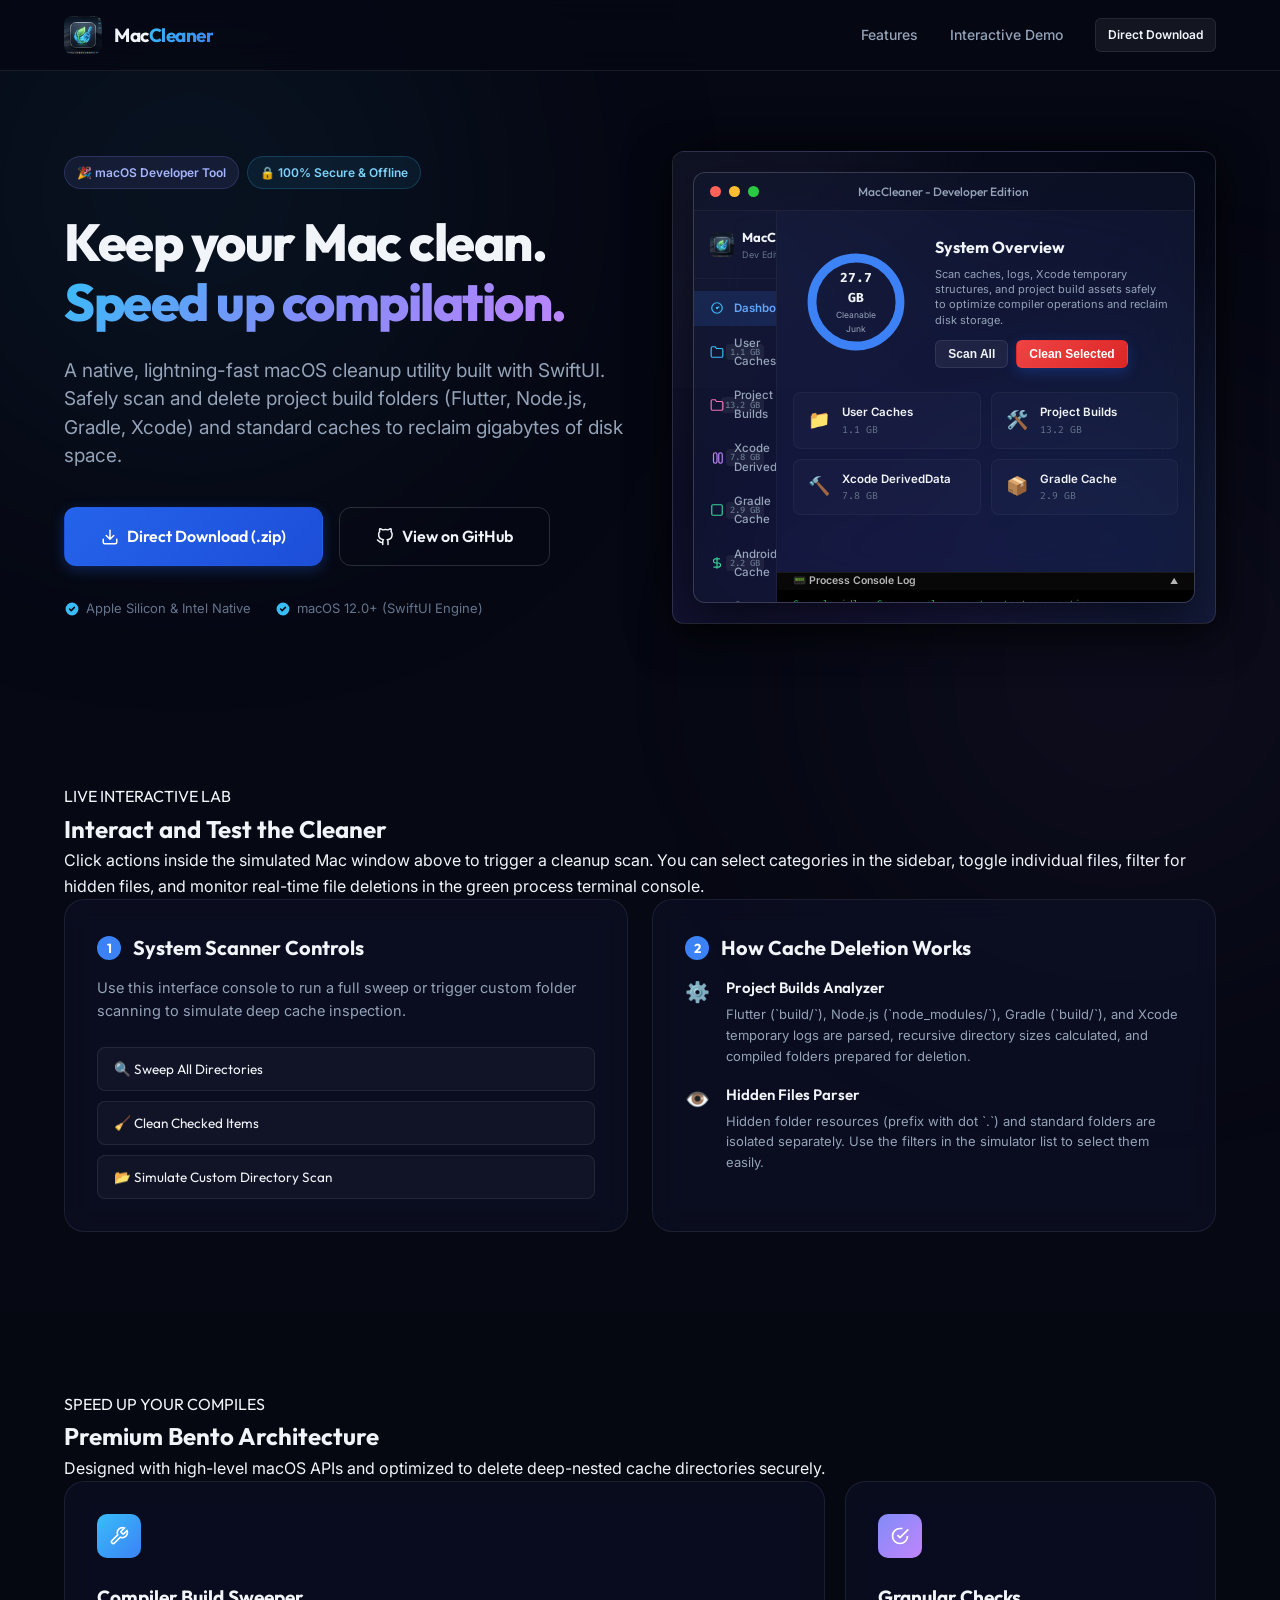
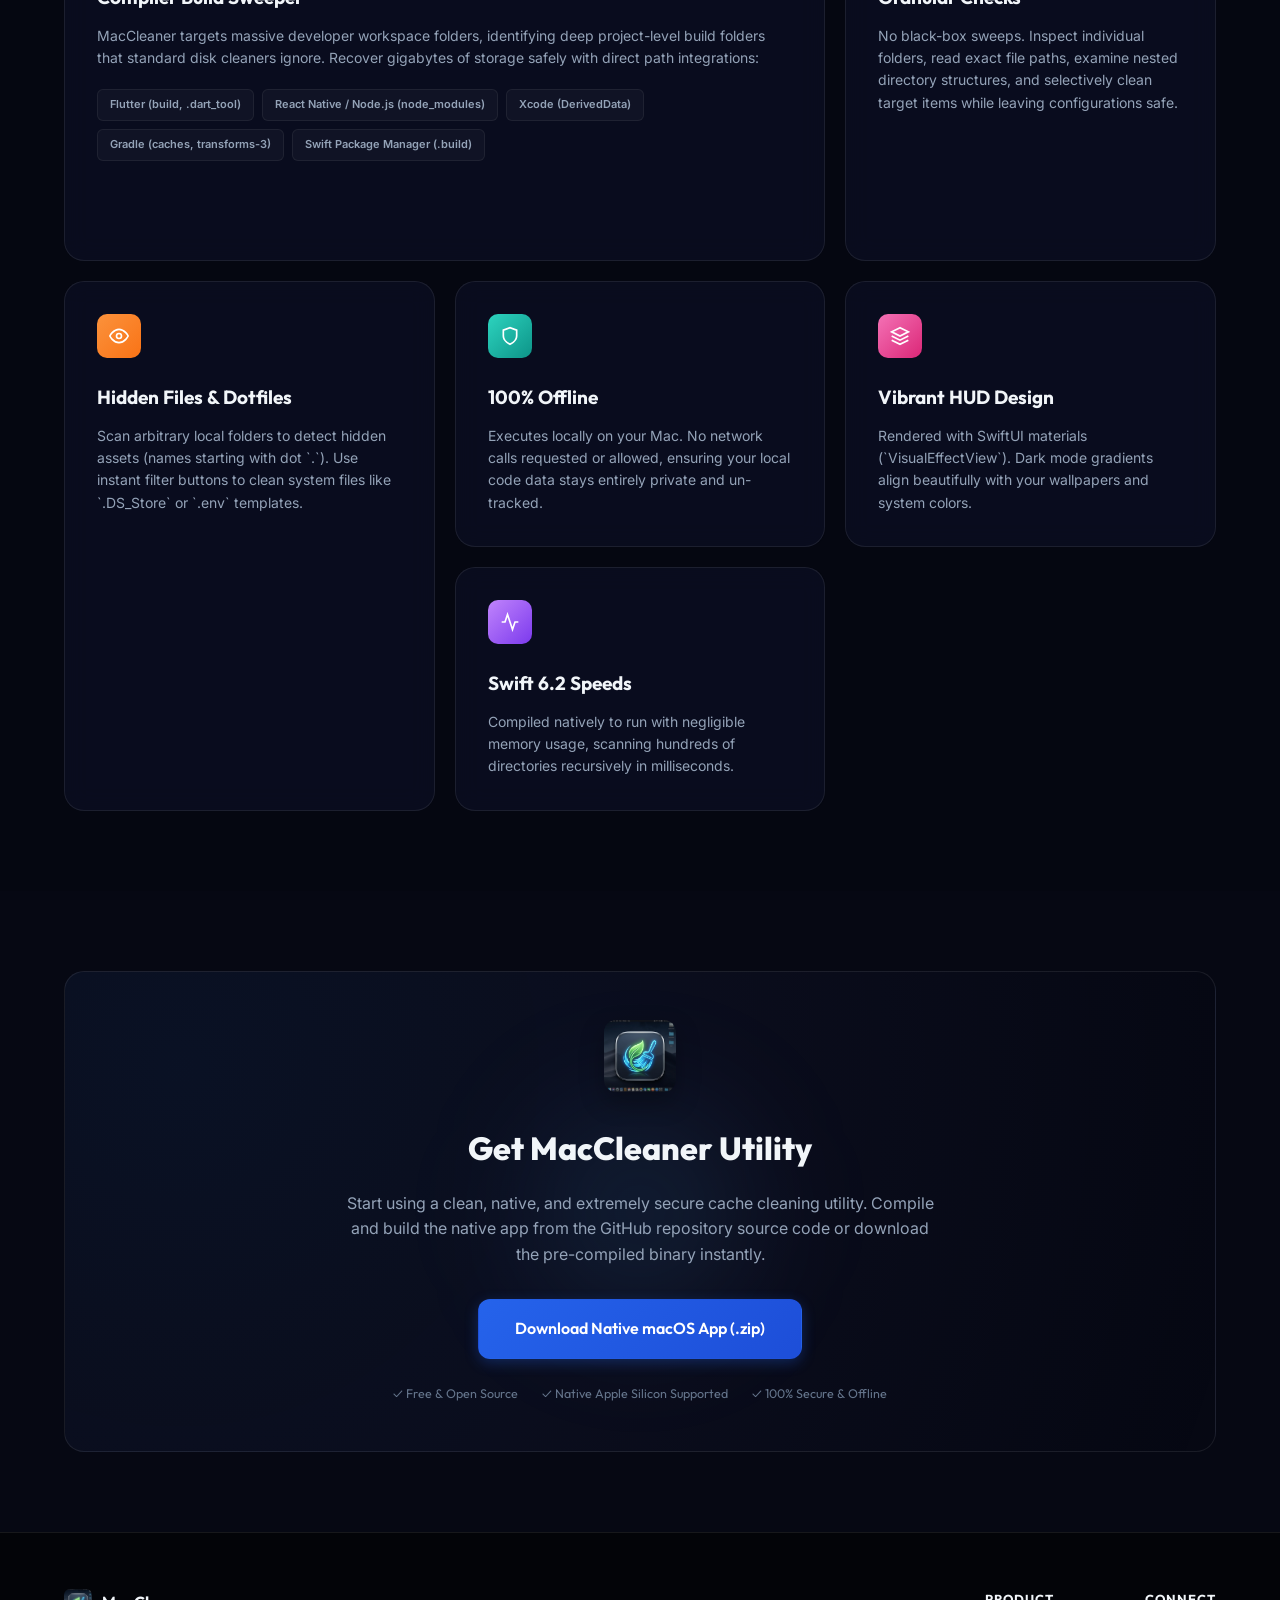
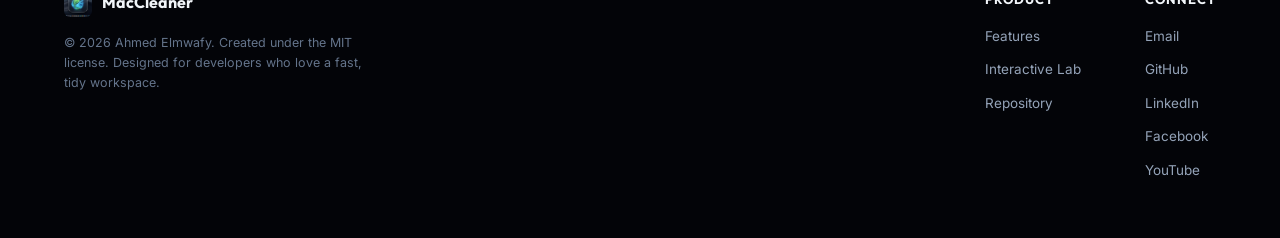
<file: docs/index.html>
<!DOCTYPE html>
<html lang="en">
<head>
    <meta charset="UTF-8">
    <meta name="viewport" content="width=device-width, initial-scale=1.0">
    <title>MacCleaner - Native macOS Cache, Log, and Developer Build Cleanup Utility</title>
    
    <!-- Primary SEO Meta Tags -->
    <meta name="description" content="A premium, native macOS desktop cleaner written in Swift and SwiftUI. Scan and delete Xcode DerivedData, Gradle Cache, Android Caches, and Flutter build folders securely.">
    <meta name="keywords" content="mac cleaner, macOS cache cleaner, gradle cache, android studio cache, xcode deriveddata, flutter clean tool, hidden files finder, swiftui utility, mac optimization">
    <meta name="author" content="Ahmed Elmwafy">
    <meta name="robots" content="index, follow">

    <!-- Open Graph / Facebook -->
    <meta property="og:type" content="website">
    <meta property="og:title" content="MacCleaner - Native macOS Developer Cleanup Utility">
    <meta property="og:description" content="Clear cache files, logs, Xcode DerivedData, and Gradle/Android/Flutter build files safely with a high-fidelity native macOS application.">
    <meta property="og:image" content="logo.png">

    <!-- Twitter -->
    <meta property="twitter:card" content="summary_large_image">
    <meta property="twitter:title" content="MacCleaner - Native macOS Developer Cleanup Utility">
    <meta property="twitter:description" content="Clear cache files, logs, Xcode DerivedData, and Gradle/Android/Flutter build files safely with a high-fidelity native macOS application.">
    <meta property="twitter:image" content="logo.png">

    <!-- Favicon and Touch Icon -->
    <link rel="icon" type="image/png" href="logo.png">
    <link rel="apple-touch-icon" href="logo.png">

    <!-- Structured Data (JSON-LD) -->
    <script type="application/ld+json">
    {
      "@context": "https://schema.org",
      "@type": "SoftwareApplication",
      "name": "MacCleaner",
      "operatingSystem": "macOS",
      "applicationCategory": "DeveloperApplication",
      "offers": {
        "@type": "Offer",
        "price": "0.00",
        "priceCurrency": "USD"
      },
      "description": "A high-fidelity Swift/SwiftUI application for scanning and cleaning macOS caches, logs, Xcode data, Gradle/Android caches, and project builds.",
      "downloadUrl": "https://ahmedelmwafy.github.io/mac_cleaner/MacCleaner.zip",
      "author": {
        "@type": "Person",
        "name": "Ahmed Elmwafy",
        "url": "https://github.com/ahmedelmwafy"
      }
    }
    </script>

    <!-- Google Fonts -->
    <link rel="preconnect" href="https://fonts.googleapis.com">
    <link rel="preconnect" href="https://fonts.gstatic.com" crossorigin>
    <link href="https://fonts.googleapis.com/css2?family=Inter:wght@300;400;500;600;700&family=Outfit:wght@400;500;600;700;800&family=Fira+Code:wght@400;500&display=swap" rel="stylesheet">
    <link rel="canonical" href="https://ahmedelmwafy.github.io/mac_cleaner/">
    <!-- Main Stylesheet -->
    <link rel="stylesheet" href="styles.css">
</head>
<body>
    <!-- Glow Backdrops for Modern UI Aesthetics -->
    <div class="glow-bg-primary" aria-hidden="true"></div>
    <div class="glow-bg-secondary" aria-hidden="true"></div>

    <!-- Navigation Header -->
    <header class="main-header">
        <div class="container header-container">
            <a href="#" class="logo-area">
                <img src="logo.png" alt="MacCleaner Logo" class="app-logo">
                <span class="app-title font-outfit">Mac<span class="gradient-text-blue">Cleaner</span></span>
            </a>
            <nav class="nav-links">
                <a href="#features" class="nav-link">Features</a>
                <a href="#simulator" class="nav-link">Interactive Demo</a>
                <a href="MacCleaner.zip" class="btn btn-secondary btn-small" download>Direct Download</a>
            </nav>
            <button class="mobile-nav-toggle" id="mobile-menu-btn" aria-label="Toggle menu">
                <span class="bar"></span>
                <span class="bar"></span>
                <span class="bar"></span>
            </button>
        </div>
    </header>

    <!-- Mobile Nav Overlay -->
    <div class="mobile-nav-overlay" id="mobile-overlay">
        <nav class="mobile-nav-links">
            <a href="#features" class="mobile-link">Features</a>
            <a href="#simulator" class="mobile-link">Interactive Demo</a>
            <a href="MacCleaner.zip" class="btn btn-primary btn-large" download>Download Now</a>
        </nav>
    </div>

    <!-- Hero Section -->
    <section class="hero-section">
        <div class="container hero-container">
            <div class="hero-content">
                <div class="badge-container">
                    <span class="badge gradient-badge">🎉 macOS Developer Tool</span>
                    <span class="badge offline-badge">🔒 100% Secure & Offline</span>
                </div>
                <h1 class="hero-title font-outfit">
                    Keep your Mac clean. <br>
                    <span class="gradient-text-vibrant">Speed up compilation.</span>
                </h1>
                <p class="hero-description">
                    A native, lightning-fast macOS cleanup utility built with SwiftUI. Safely scan and delete project build folders (Flutter, Node.js, Gradle, Xcode) and standard caches to reclaim gigabytes of disk space.
                </p>
                <div class="hero-actions">
                    <a href="MacCleaner.zip" class="btn btn-primary btn-large font-outfit" id="hero-btn-download" download>
                        <svg class="icon-svg" viewBox="0 0 24 24" fill="none" stroke="currentColor" stroke-width="2" stroke-linecap="round" stroke-linejoin="round"><path d="M21 15v4a2 2 0 0 1-2 2H5a2 2 0 0 1-2-2v-4M7 10l5 5 5-5M12 15V3"/></svg>
                        Direct Download (.zip)
                    </a>
                    <a href="https://github.com/ahmedelmwafy/mac_cleaner" target="_blank" class="btn btn-outline btn-large font-outfit">
                        <svg class="icon-svg" viewBox="0 0 24 24" fill="none" stroke="currentColor" stroke-width="2" stroke-linecap="round" stroke-linejoin="round"><path d="M9 19c-5 1.5-5-2.5-7-3m14 6v-3.87a3.37 3.37 0 0 0-.94-2.61c3.14-.35 6.44-1.54 6.44-7A5.44 5.44 0 0 0 20 4.77 5.07 5.07 0 0 0 19.91 1S18.73.65 16 2.48a13.38 13.38 0 0 0-7 0C6.27.65 5.09 1 5.09 1A5.07 5.07 0 0 0 5 4.77a5.44 5.44 0 0 0-1.5 3.78c0 5.42 3.3 6.61 6.44 7A3.37 3.37 0 0 0 9 18.13V22"></path></svg>
                        View on GitHub
                    </a>
                </div>
                <div class="hero-meta">
                    <span class="meta-item">
                        <svg class="meta-icon" viewBox="0 0 20 20" fill="currentColor"><path fill-rule="evenodd" d="M10 18a8 8 0 100-16 8 8 0 000 16zm3.707-9.293a1 1 0 00-1.414-1.414L9 10.586 7.707 9.293a1 1 0 00-1.414 1.414l2 2a1 1 0 001.414 0l4-4z" clip-rule="evenodd"/></svg>
                        Apple Silicon & Intel Native
                    </span>
                    <span class="meta-item">
                        <svg class="meta-icon" viewBox="0 0 20 20" fill="currentColor"><path fill-rule="evenodd" d="M10 18a8 8 0 100-16 8 8 0 000 16zm3.707-9.293a1 1 0 00-1.414-1.414L9 10.586 7.707 9.293a1 1 0 00-1.414 1.414l2 2a1 1 0 001.414 0l4-4z" clip-rule="evenodd"/></svg>
                        macOS 12.0+ (SwiftUI Engine)
                    </span>
                </div>
            </div>
            
            <div class="hero-visual" id="simulator">
                <!-- Glowing Application window mockup -->
                <div class="mac-preview-container">
                    <div class="mac-screen-shine"></div>
                    <div class="mac-desktop-content">
                        <!-- macOS App Window Frame -->
                        <div class="mac-app-window">
                            <!-- Window Titlebar -->
                            <div class="mac-window-titlebar">
                                <div class="window-controls">
                                    <span class="control-dot close-dot"></span>
                                    <span class="control-dot minimize-dot"></span>
                                    <span class="control-dot expand-dot"></span>
                                </div>
                                <div class="window-title font-outfit">MacCleaner - Developer Edition</div>
                            </div>
                            
                            <!-- Application Split Layout -->
                            <div class="app-split-container">
                                <!-- Sidebar -->
                                <aside class="app-sidebar">
                                    <div class="sidebar-header">
                                        <img src="logo.png" alt="Icon" class="sidebar-logo">
                                        <div>
                                            <div class="sidebar-title font-outfit">MacCleaner</div>
                                            <div class="sidebar-subtitle">Dev Edition</div>
                                        </div>
                                    </div>
                                    
                                    <ul class="sidebar-list">
                                        <li class="sidebar-item active" data-target="dashboard">
                                            <svg viewBox="0 0 24 24" class="sidebar-icon color-blue" fill="none" stroke="currentColor" stroke-width="2"><circle cx="12" cy="12" r="9"/><path d="M12 12L16 10"/><circle cx="12" cy="12" r="1"/></svg>
                                            Dashboard
                                        </li>
                                        <li class="sidebar-item" data-target="userCaches">
                                            <svg viewBox="0 0 24 24" class="sidebar-icon color-blue" fill="none" stroke="currentColor" stroke-width="2"><path d="M22 19a2 2 0 0 1-2 2H4a2 2 0 0 1-2-2V5a2 2 0 0 1 2-2h5l2 3h9a2 2 0 0 1 2 2z"/></svg>
                                            User Caches
                                            <span class="item-size-badge" id="badge-userCaches">1.2G</span>
                                        </li>
                                        <li class="sidebar-item" data-target="devProjects">
                                            <svg viewBox="0 0 24 24" class="sidebar-icon color-pink" fill="none" stroke="currentColor" stroke-width="2"><path d="M22 19a2 2 0 0 1-2 2H4a2 2 0 0 1-2-2V5a2 2 0 0 1 2-2h5l2 3h9a2 2 0 0 1 2 2z"/></svg>
                                            Project Builds
                                            <span class="item-size-badge" id="badge-devProjects">14.2G</span>
                                        </li>
                                        <li class="sidebar-item" data-target="xcodeJunk">
                                            <svg viewBox="0 0 24 24" class="sidebar-icon color-purple" fill="none" stroke="currentColor" stroke-width="2"><path d="M18 3a3 3 0 0 0-3 3v12a3 3 0 0 0 3 3 3 3 0 0 0 3-3V6a3 3 0 0 0-3-3zM9 3a3 3 0 0 0-3 3v12a3 3 0 0 0 3 3 3 3 0 0 0 3-3V6a3 3 0 0 0-3-3z"/></svg>
                                            Xcode DerivedData
                                            <span class="item-size-badge" id="badge-xcodeJunk">8.4G</span>
                                        </li>
                                        <li class="sidebar-item" data-target="gradleCache">
                                            <svg viewBox="0 0 24 24" class="sidebar-icon color-green" fill="none" stroke="currentColor" stroke-width="2"><rect x="3" y="3" width="18" height="18" rx="2" ry="2"/></svg>
                                            Gradle Cache
                                            <span class="item-size-badge" id="badge-gradleCache">3.1G</span>
                                        </li>
                                        <li class="sidebar-item" data-target="androidCache">
                                            <svg viewBox="0 0 24 24" class="sidebar-icon color-green" fill="none" stroke="currentColor" stroke-width="2"><path d="M12 2v20M17 5H9.5a3.5 3.5 0 0 0 0 7h5a3.5 3.5 0 0 1 0 7H6"/></svg>
                                            Android Cache
                                            <span class="item-size-badge" id="badge-androidCache">2.4G</span>
                                        </li>
                                        <li class="sidebar-item" data-target="trash">
                                            <svg viewBox="0 0 24 24" class="sidebar-icon color-muted" fill="none" stroke="currentColor" stroke-width="2"><polyline points="3 6 5 6 21 6"/><path d="M19 6v14a2 2 0 0 1-2 2H7a2 2 0 0 1-2-2V6m3 0V4a2 2 0 0 1 2-2h4a2 2 0 0 1 2 2v2"/></svg>
                                            System Trash
                                            <span class="item-size-badge" id="badge-trash">450M</span>
                                        </li>
                                    </ul>
                                </aside>
                                
                                <!-- Main Content Area -->
                                <main class="app-main-panel">
                                    <!-- Dashboard View Container -->
                                    <div class="view-panel active" id="view-dashboard">
                                        <div class="view-dashboard-layout">
                                            <div class="dashboard-top">
                                                <!-- Glowing Ring -->
                                                <div class="dashboard-gauge">
                                                    <svg class="gauge-svg" viewBox="0 0 100 100">
                                                        <circle cx="50" cy="50" r="40" class="gauge-track"></circle>
                                                        <circle cx="50" cy="50" r="40" class="gauge-fill" id="dashboard-ring-fill"></circle>
                                                    </svg>
                                                    <div class="gauge-content">
                                                        <div class="gauge-size font-mono" id="dashboard-cleanable-size">29.7 GB</div>
                                                        <div class="gauge-label">Cleanable Junk</div>
                                                    </div>
                                                </div>
                                                
                                                <div class="dashboard-intro">
                                                    <h3 class="font-outfit">System Overview</h3>
                                                    <p>Scan caches, logs, Xcode temporary structures, and project build assets safely to optimize compiler operations and reclaim disk storage.</p>
                                                    <div class="intro-buttons">
                                                        <button class="btn btn-secondary btn-small" id="sim-btn-scan">Scan All</button>
                                                        <button class="btn btn-primary btn-small btn-red" id="sim-btn-clean">Clean Selected</button>
                                                    </div>
                                                </div>
                                            </div>
                                            
                                            <!-- Overview cards grid -->
                                            <div class="dashboard-grid">
                                                <div class="dash-card card-hover-blue" data-nav="userCaches">
                                                    <div class="dash-card-icon color-blue">📁</div>
                                                    <div class="dash-card-details">
                                                        <div class="dash-card-title">User Caches</div>
                                                        <div class="dash-card-size font-mono" id="card-size-userCaches">1.2 GB</div>
                                                    </div>
                                                </div>
                                                <div class="dash-card card-hover-pink" data-nav="devProjects">
                                                    <div class="dash-card-icon color-pink">🛠️</div>
                                                    <div class="dash-card-details">
                                                        <div class="dash-card-title">Project Builds</div>
                                                        <div class="dash-card-size font-mono" id="card-size-devProjects">14.2 GB</div>
                                                    </div>
                                                </div>
                                                <div class="dash-card card-hover-purple" data-nav="xcodeJunk">
                                                    <div class="dash-card-icon color-purple">🔨</div>
                                                    <div class="dash-card-details">
                                                        <div class="dash-card-title">Xcode DerivedData</div>
                                                        <div class="dash-card-size font-mono" id="card-size-xcodeJunk">8.4 GB</div>
                                                    </div>
                                                </div>
                                                <div class="dash-card card-hover-green" data-nav="gradleCache">
                                                    <div class="dash-card-icon color-green">📦</div>
                                                    <div class="dash-card-details">
                                                        <div class="dash-card-title">Gradle Cache</div>
                                                        <div class="dash-card-size font-mono" id="card-size-gradleCache">3.1 GB</div>
                                                    </div>
                                                </div>
                                            </div>
                                        </div>
                                    </div>
                                    
                                    <!-- Detailed View Container -->
                                    <div class="view-panel" id="view-details">
                                        <div class="details-layout">
                                            <div class="details-header">
                                                <h3 class="font-outfit" id="details-view-title">User Caches</h3>
                                                <div class="details-path font-mono" id="details-view-path">~/Library/Caches</div>
                                            </div>
                                            
                                            <div class="details-filters">
                                                <span class="filter-label">Select:</span>
                                                <button class="filter-btn" id="filter-all">All</button>
                                                <button class="filter-btn" id="filter-none">None</button>
                                                <button class="filter-btn" id="filter-hidden">Hidden Only</button>
                                                <button class="filter-btn" id="filter-visible">Visible Only</button>
                                            </div>
                                            
                                            <!-- Files Checklist -->
                                            <div class="details-list-container">
                                                <ul class="details-list" id="sim-details-list">
                                                    <!-- Dynamic checklist items -->
                                                </ul>
                                            </div>
                                        </div>
                                    </div>

                                    <!-- Clean Success Screen -->
                                    <div class="view-panel" id="view-success">
                                        <div class="success-screen">
                                            <div class="success-icon">✓</div>
                                            <h3 class="font-outfit">System Cleaned!</h3>
                                            <p>Reclaimed disk space successfully.</p>
                                            <div class="success-metrics">
                                                <div class="metric-box">
                                                    <span class="metric-val font-mono" id="success-reclaimed-size">29.7 GB</span>
                                                    <span class="metric-lbl">Freed Space</span>
                                                </div>
                                                <div class="metric-box">
                                                    <span class="metric-val font-mono" id="success-reclaimed-items">48</span>
                                                    <span class="metric-lbl">Items Removed</span>
                                                </div>
                                            </div>
                                            <button class="btn btn-secondary btn-small" id="success-back-btn">Back to Dashboard</button>
                                        </div>
                                    </div>
                                    
                                    <!-- Console Log drawer -->
                                    <div class="app-console-drawer">
                                        <div class="console-header" id="console-header-btn">
                                            <span>📟 Process Console Log</span>
                                            <span class="console-arrow">▲</span>
                                        </div>
                                        <div class="console-body" id="console-body-logs">
                                            <!-- Terminal output lines -->
                                            <div class="console-line text-muted">Console idle. Scan or clean system to trace actions.</div>
                                        </div>
                                    </div>
                                </main>
                            </div>
                        </div>
                    </div>
                </div>
            </div>
        </div>
    </section>

    <!-- Interactive Simulator controls -->
    <section class="simulator-panel-section" id="interactive-lab">
        <div class="container">
            <div class="section-header text-center">
                <span class="section-tagline font-outfit">LIVE INTERACTIVE LAB</span>
                <h2 class="section-title font-outfit">Interact and Test the Cleaner</h2>
                <p class="section-desc">
                    Click actions inside the simulated Mac window above to trigger a cleanup scan. You can select categories in the sidebar, toggle individual files, filter for hidden files, and monitor real-time file deletions in the green process terminal console.
                </p>
            </div>
            
            <div class="panel-layout">
                <div class="panel-card glassmorphism">
                    <h3 class="panel-card-title font-outfit">
                        <span class="title-step">1</span> System Scanner Controls
                    </h3>
                    <p class="panel-card-text">
                        Use this interface console to run a full sweep or trigger custom folder scanning to simulate deep cache inspection.
                    </p>
                    
                    <div class="sample-copy-chips">
                        <button class="copy-chip font-outfit" id="ctrl-scan-all">
                            🔍 Sweep All Directories
                        </button>
                        <button class="copy-chip font-outfit" id="ctrl-clean-selected">
                            🧹 Clean Checked Items
                        </button>
                        <button class="copy-chip font-outfit" id="ctrl-custom-scan">
                            📂 Simulate Custom Directory Scan
                        </button>
                    </div>
                </div>

                <div class="panel-card glassmorphism">
                    <h3 class="panel-card-title font-outfit">
                        <span class="title-step">2</span> How Cache Deletion Works
                    </h3>
                    <div class="app-instructions-list">
                        <div class="instruction-item">
                            <div class="instruction-icon font-outfit">⚙️</div>
                            <div class="instruction-details">
                                <h4 class="instruction-title font-outfit">Project Builds Analyzer</h4>
                                <p class="instruction-text">Flutter (`build/`), Node.js (`node_modules/`), Gradle (`build/`), and Xcode temporary logs are parsed, recursive directory sizes calculated, and compiled folders prepared for deletion.</p>
                            </div>
                        </div>
                        <div class="instruction-item">
                            <div class="instruction-icon font-outfit">👁️</div>
                            <div class="instruction-details">
                                <h4 class="instruction-title font-outfit">Hidden Files Parser</h4>
                                <p class="instruction-text">Hidden folder resources (prefix with dot `.`) and standard folders are isolated separately. Use the filters in the simulator list to select them easily.</p>
                            </div>
                        </div>
                    </div>
                </div>
            </div>
        </div>
    </section>

    <!-- Key App Features Section (Bento Grid Style) -->
    <section class="features-section" id="features">
        <div class="container">
            <div class="section-header text-center">
                <span class="section-tagline font-outfit">SPEED UP YOUR COMPILES</span>
                <h2 class="section-title font-outfit">Premium Bento Architecture</h2>
                <p class="section-desc">Designed with high-level macOS APIs and optimized to delete deep-nested cache directories securely.</p>
            </div>

            <!-- Bento Layout Grid -->
            <div class="bento-grid">
                <!-- Large card (Developer cleaner) -->
                <div class="bento-card bento-lg glassmorphism">
                    <div class="feature-icon-wrapper gradient-blue">
                        <svg class="feature-icon" viewBox="0 0 24 24" fill="none" stroke="currentColor" stroke-width="2"><path d="M14.7 6.3a1 1 0 0 0 0 1.4l1.6 1.6a1 1 0 0 0 1.4 0l3.77-3.77a6 6 0 0 1-7.94 7.94l-6.91 6.91a2.12 2.12 0 0 1-3-3l6.91-6.91a6 6 0 0 1 7.94-7.94l-3.76 3.76z"/></svg>
                    </div>
                    <h3 class="feature-title font-outfit">Compiler Build Sweeper</h3>
                    <p class="feature-content" style="margin-bottom: 20px;">
                        MacCleaner targets massive developer workspace folders, identifying deep project-level build folders that standard disk cleaners ignore. Recover gigabytes of storage safely with direct path integrations:
                    </p>
                    <div class="bento-technologies">
                        <span class="tech-tag">Flutter (build, .dart_tool)</span>
                        <span class="tech-tag">React Native / Node.js (node_modules)</span>
                        <span class="tech-tag">Xcode (DerivedData)</span>
                        <span class="tech-tag">Gradle (caches, transforms-3)</span>
                        <span class="tech-tag">Swift Package Manager (.build)</span>
                    </div>
                </div>

                <!-- Medium card 1 (Granular Checklist) -->
                <div class="bento-card bento-md glassmorphism">
                    <div class="feature-icon-wrapper gradient-indigo">
                        <svg class="feature-icon" viewBox="0 0 24 24" fill="none" stroke="currentColor" stroke-width="2"><path d="M9 11l3 3L22 4M21 12a9 9 0 1 1-9-9h3"/></svg>
                    </div>
                    <h3 class="feature-title font-outfit">Granular Checks</h3>
                    <p class="feature-content">
                        No black-box sweeps. Inspect individual folders, read exact file paths, examine nested directory structures, and selectively clean target items while leaving configurations safe.
                    </p>
                </div>

                <!-- Medium card 2 (Hidden Files Finder) -->
                <div class="bento-card bento-md glassmorphism">
                    <div class="feature-icon-wrapper gradient-orange">
                        <svg class="feature-icon" viewBox="0 0 24 24" fill="none" stroke="currentColor" stroke-width="2"><path d="M1 12s4-8 11-8 11 8 11 8-4 8-11 8-11-8-11-8z"/><circle cx="12" cy="12" r="3"/></svg>
                    </div>
                    <h3 class="feature-title font-outfit">Hidden Files & Dotfiles</h3>
                    <p class="feature-content">
                        Scan arbitrary local folders to detect hidden assets (names starting with dot `.`). Use instant filter buttons to clean system files like `.DS_Store` or `.env` templates.
                    </p>
                </div>

                <!-- Small card 1 (Sandbox privacy) -->
                <div class="bento-card bento-sm glassmorphism">
                    <div class="feature-icon-wrapper gradient-teal">
                        <svg class="feature-icon" viewBox="0 0 24 24" fill="none" stroke="currentColor" stroke-width="2"><path d="M12 22s8-4 8-10V5l-8-3-8 3v7c0 6 8 10 8 10z"/></svg>
                    </div>
                    <h3 class="feature-title font-outfit">100% Offline</h3>
                    <p class="feature-content">
                        Executes locally on your Mac. No network calls requested or allowed, ensuring your local code data stays entirely private and un-tracked.
                    </p>
                </div>

                <!-- Small card 2 (Swift UI design) -->
                <div class="bento-card bento-sm glassmorphism">
                    <div class="feature-icon-wrapper gradient-pink">
                        <svg class="feature-icon" viewBox="0 0 24 24" fill="none" stroke="currentColor" stroke-width="2"><path d="M12 2L2 7l10 5 10-5-10-5zM2 17l10 5 10-5M2 12l10 5 10-5"/></svg>
                    </div>
                    <h3 class="feature-title font-outfit">Vibrant HUD Design</h3>
                    <p class="feature-content">
                        Rendered with SwiftUI materials (`VisualEffectView`). Dark mode gradients align beautifully with your wallpapers and system colors.
                    </p>
                </div>

                <!-- Small card 3 (Swift native performance) -->
                <div class="bento-card bento-sm glassmorphism">
                    <div class="feature-icon-wrapper gradient-purple">
                        <svg class="feature-icon" viewBox="0 0 24 24" fill="none" stroke="currentColor" stroke-width="2"><path d="M22 12h-4l-3 9L9 3l-3 9H2"/></svg>
                    </div>
                    <h3 class="feature-title font-outfit">Swift 6.2 Speeds</h3>
                    <p class="feature-content">
                        Compiled natively to run with negligible memory usage, scanning hundreds of directories recursively in milliseconds.
                    </p>
                </div>
            </div>
        </div>
    </section>

    <!-- Download Section -->
    <section class="download-section" id="download">
        <div class="container">
            <div class="download-card">
                <div class="download-glow" aria-hidden="true"></div>
                <div class="download-content">
                    <img src="logo.png" alt="MacCleaner Icon" class="download-app-icon">
                    <h2 class="download-title font-outfit">Get MacCleaner Utility</h2>
                    <p class="download-description">
                        Start using a clean, native, and extremely secure cache cleaning utility. Compile and build the native app from the GitHub repository source code or download the pre-compiled binary instantly.
                    </p>
                    
                    <div class="download-button-wrapper">
                        <a href="MacCleaner.zip" class="btn btn-primary btn-large font-outfit" id="download-release-btn" download>
                            Download Native macOS App (.zip)
                        </a>
                    </div>

                    <div class="requirements-list">
                        <span class="requirement-item font-outfit">✓ Free & Open Source</span>
                        <span class="requirement-item font-outfit">✓ Native Apple Silicon Supported</span>
                        <span class="requirement-item font-outfit">✓ 100% Secure & Offline</span>
                    </div>
                </div>
            </div>
        </div>
    </section>

    <!-- Main Footer -->
    <footer class="main-footer">
        <div class="container footer-container">
            <div class="footer-left">
                <div class="footer-logo">
                    <img src="logo.png" alt="App Logo" class="footer-logo-img">
                    <span class="footer-app-name font-outfit">MacCleaner</span>
                </div>
                <p class="footer-copyright">
                    © 2026 Ahmed Elmwafy. Created under the MIT license. Designed for developers who love a fast, tidy workspace.
                </p>
            </div>
            <div class="footer-right">
                <div class="footer-links-group">
                    <h5 class="footer-links-title font-outfit">Product</h5>
                    <a href="#features">Features</a>
                    <a href="#simulator">Interactive Lab</a>
                    <a href="https://github.com/ahmedelmwafy/mac_cleaner" target="_blank">Repository</a>
                </div>
                <div class="footer-links-group">
                    <h5 class="footer-links-title font-outfit">Connect</h5>
                    <a href="mailto:ahmedelmwafy@gmail.com">Email</a>
                    <a href="https://github.com/ahmedelmwafy" target="_blank">GitHub</a>
                    <a href="https://linkedin.com/in/ahmedelmwafy" target="_blank">LinkedIn</a>
                    <a href="https://facebook.com/ahmedelmwafy" target="_blank">Facebook</a>
                    <a href="https://youtube.com/ahmedelmwafy" target="_blank">YouTube</a>
                </div>
            </div>
        </div>
    </footer>

    <!-- Script file -->
    <script src="script.js"></script>
</body>
</html>
</file>
<file: docs/styles.css>
/* Custom Design Tokens & Variables */
:root {
    --bg-base: #060813;
    --bg-surface: #0a0c1a;
    --bg-card: rgba(16, 22, 47, 0.45);
    --bg-card-hover: rgba(24, 32, 68, 0.6);
    --border-color: rgba(255, 255, 255, 0.08);
    --border-hover: rgba(255, 255, 255, 0.16);
    
    --text-primary: #f1f5f9;
    --text-secondary: #94a3b8;
    --text-muted: #64748b;
    
    --color-primary: #3b82f6;
    --color-primary-glow: rgba(59, 130, 246, 0.3);
    
    --color-blue: #38bdf8;
    --color-purple: #c084fc;
    --color-indigo: #818cf8;
    --color-orange: #fb923c;
    --color-teal: #2dd4bf;
    --color-pink: #f472b6;
    --color-red: #f87171;
    --color-green: #34d399;
    
    --font-sans: 'Inter', -apple-system, BlinkMacSystemFont, "Segoe UI", Roboto, sans-serif;
    --font-display: 'Outfit', sans-serif;
    --font-mono: 'Fira Code', monospace;
    
    --shadow-lg: 0 16px 40px rgba(0, 0, 0, 0.5);
    
    --radius-sm: 6px;
    --radius-md: 12px;
    --radius-lg: 20px;
    
    --transition-fast: 0.2s cubic-bezier(0.16, 1, 0.3, 1);
    --transition-normal: 0.3s cubic-bezier(0.16, 1, 0.3, 1);
}

/* Base Resets */
* {
    box-sizing: border-box;
    margin: 0;
    padding: 0;
}

html {
    scroll-behavior: smooth;
    background-color: var(--bg-base);
    color: var(--text-primary);
    font-family: var(--font-sans);
    line-height: 1.6;
    overflow-x: hidden;
}

body {
    position: relative;
    min-height: 100vh;
    overflow-x: hidden;
}

.container {
    width: 100%;
    max-width: 1200px;
    margin: 0 auto;
    padding: 0 24px;
}

/* Typography Helpers */
.font-outfit {
    font-family: var(--font-display);
}

.font-mono {
    font-family: var(--font-mono);
}

/* Backdrops */
.glow-bg-primary {
    position: absolute;
    width: 50vw;
    height: 50vw;
    top: -10vw;
    left: -10vw;
    background: radial-gradient(circle, rgba(56, 189, 248, 0.15) 0%, rgba(0, 0, 0, 0) 70%);
    filter: blur(140px);
    z-index: -2;
    pointer-events: none;
}

.glow-bg-secondary {
    position: absolute;
    width: 45vw;
    height: 45vw;
    top: 30vw;
    right: -10vw;
    background: radial-gradient(circle, rgba(192, 132, 252, 0.12) 0%, rgba(0, 0, 0, 0) 70%);
    filter: blur(140px);
    z-index: -2;
    pointer-events: none;
}

/* Header & Nav */
.main-header {
    position: sticky;
    top: 0;
    z-index: 100;
    background: rgba(6, 8, 19, 0.8);
    backdrop-filter: blur(16px);
    -webkit-backdrop-filter: blur(16px);
    border-bottom: 1px solid var(--border-color);
    padding: 16px 0;
}

.header-container {
    display: flex;
    justify-content: space-between;
    align-items: center;
}

.logo-area {
    display: flex;
    align-items: center;
    gap: 12px;
    text-decoration: none;
    color: var(--text-primary);
}

.app-logo {
    width: 38px;
    height: 38px;
    object-fit: contain;
    border-radius: 8px;
}

.app-title {
    font-size: 19px;
    font-weight: 700;
    letter-spacing: -0.5px;
}

.nav-links {
    display: flex;
    align-items: center;
    gap: 32px;
}

.nav-link {
    color: var(--text-secondary);
    text-decoration: none;
    font-size: 14px;
    font-weight: 500;
    transition: color var(--transition-fast);
}

.nav-link:hover {
    color: var(--text-primary);
}

/* Gradient Text Utilities */
.gradient-text-blue {
    background: linear-gradient(135deg, var(--color-blue), var(--color-primary));
    -webkit-background-clip: text;
    -webkit-text-fill-color: transparent;
    background-clip: text;
}

.gradient-text-vibrant {
    background: linear-gradient(135deg, #38bdf8, #818cf8, #c084fc);
    -webkit-background-clip: text;
    -webkit-text-fill-color: transparent;
    background-clip: text;
}

/* Mobile Navigation Button & Drawer Styles */
.mobile-nav-toggle {
    display: none;
    flex-direction: column;
    justify-content: space-between;
    width: 24px;
    height: 18px;
    background: transparent;
    border: none;
    cursor: pointer;
    padding: 0;
    z-index: 101;
}

.mobile-nav-toggle .bar {
    width: 100%;
    height: 2px;
    background-color: var(--text-primary);
    border-radius: 2px;
    transition: all 0.3s cubic-bezier(0.16, 1, 0.3, 1);
}

.mobile-nav-overlay {
    position: fixed;
    top: 0;
    left: 0;
    width: 100vw;
    height: 100vh;
    background: rgba(6, 8, 19, 0.98);
    backdrop-filter: blur(24px);
    -webkit-backdrop-filter: blur(24px);
    z-index: 99;
    display: flex;
    justify-content: center;
    align-items: center;
    opacity: 0;
    pointer-events: none;
    transition: opacity 0.3s cubic-bezier(0.16, 1, 0.3, 1);
}

.mobile-nav-overlay.active {
    opacity: 1;
    pointer-events: auto;
}

.mobile-nav-links {
    display: flex;
    flex-direction: column;
    align-items: center;
    gap: 32px;
    width: 100%;
    padding: 24px;
    transform: translateY(20px);
    transition: transform 0.3s cubic-bezier(0.16, 1, 0.3, 1);
}

.mobile-nav-overlay.active .mobile-nav-links {
    transform: translateY(0);
}

.mobile-link {
    font-family: var(--font-display);
    font-size: 24px;
    font-weight: 600;
    color: var(--text-secondary);
    text-decoration: none;
    transition: color var(--transition-fast), transform var(--transition-fast);
}

.mobile-link:hover {
    color: var(--text-primary);
    transform: scale(1.05);
}

/* Hero Section Layout */
.hero-section {
    padding: 80px 0;
    position: relative;
}

.hero-container {
    display: grid;
    grid-template-columns: 1.1fr 0.9fr;
    gap: 48px;
    align-items: center;
}

.hero-content {
    max-width: 620px;
}

.hero-title {
    font-size: 52px;
    font-weight: 800;
    line-height: 1.15;
    letter-spacing: -1.5px;
    margin-bottom: 24px;
}

.hero-description {
    font-size: 19px;
    line-height: 1.5;
    color: var(--text-secondary);
    margin-bottom: 36px;
}

.hero-actions {
    display: flex;
    gap: 16px;
    margin-bottom: 32px;
    flex-wrap: wrap;
}

.hero-meta {
    display: flex;
    gap: 24px;
    color: var(--text-muted);
    font-size: 13px;
}

.meta-item {
    display: flex;
    align-items: center;
    gap: 6px;
}

.meta-icon {
    width: 16px;
    height: 16px;
    color: var(--color-blue);
}

/* Badges */
.badge-container {
    display: flex;
    gap: 8px;
    margin-bottom: 24px;
    flex-wrap: wrap;
}

.badge {
    font-size: 12px;
    font-weight: 600;
    padding: 6px 12px;
    border-radius: 100px;
}

.gradient-badge {
    background: rgba(129, 140, 248, 0.1);
    color: #a5b4fc;
    border: 1px solid rgba(129, 140, 248, 0.2);
}

.offline-badge {
    background: rgba(56, 189, 248, 0.08);
    color: #7dd3fc;
    border: 1px solid rgba(56, 189, 248, 0.2);
}

/* Buttons styling */
.btn {
    display: inline-flex;
    align-items: center;
    justify-content: center;
    padding: 14px 28px;
    border-radius: var(--radius-md);
    font-size: 15px;
    font-weight: 600;
    text-decoration: none;
    cursor: pointer;
    transition: all var(--transition-fast);
    border: 1px solid transparent;
    gap: 8px;
}

.btn-small {
    padding: 6px 12px;
    font-size: 12px;
    border-radius: var(--radius-sm);
}

.btn-large {
    padding: 16px 36px;
    font-size: 16px;
}

.btn-primary {
    background: linear-gradient(135deg, #2563eb, #1d4ed8);
    color: #fff;
    box-shadow: 0 4px 14px rgba(37, 99, 235, 0.3);
}

.btn-primary:hover {
    background: linear-gradient(135deg, #3b82f6, #2563eb);
    transform: translateY(-1px);
}

.btn-secondary {
    background: rgba(255, 255, 255, 0.06);
    color: var(--text-primary);
    border-color: var(--border-color);
}

.btn-secondary:hover {
    background: rgba(255, 255, 255, 0.1);
    transform: translateY(-1px);
}

.btn-red {
    background: linear-gradient(135deg, #ef4444, #dc2626);
    color: white;
}

.btn-red:hover {
    background: linear-gradient(135deg, #f87171, #ef4444);
}

.btn-outline {
    background: transparent;
    color: var(--text-primary);
    border-color: rgba(255, 255, 255, 0.15);
}

.btn-outline:hover {
    background: rgba(255, 255, 255, 0.04);
    border-color: var(--text-primary);
}

.icon-svg {
    width: 18px;
    height: 18px;
}

/* Glassmorphism */
.glassmorphism {
    background: var(--bg-card);
    backdrop-filter: blur(12px);
    -webkit-backdrop-filter: blur(12px);
    border: 1px solid var(--border-color);
    border-radius: var(--radius-lg);
    transition: all var(--transition-normal);
}

.glassmorphism:hover {
    border-color: var(--border-hover);
    background: var(--bg-card-hover);
}

/* Desktop App Mockup Window Styles */
.mac-preview-container {
    position: relative;
    width: 100%;
    aspect-ratio: 1.15;
    background: radial-gradient(circle at 50% 120%, #1e1b4b 0%, #030712 100%);
    border: 1px solid rgba(255, 255, 255, 0.12);
    border-radius: var(--radius-md);
    box-shadow: var(--shadow-lg), 0 0 45px rgba(0,0,0,0.5);
    overflow: hidden;
}

.mac-screen-shine {
    position: absolute;
    top: 0;
    left: 0;
    right: 0;
    height: 50%;
    background: linear-gradient(135deg, rgba(255,255,255,0.02) 0%, rgba(255,255,255,0) 80%);
    pointer-events: none;
    z-index: 10;
}

.mac-desktop-content {
    width: 100%;
    height: 100%;
    display: flex;
    justify-content: center;
    align-items: center;
    padding: 20px;
    background-image: radial-gradient(circle at 10% 20%, rgba(120, 119, 198, 0.1) 0%, transparent 40%),
                      radial-gradient(circle at 90% 80%, rgba(56, 189, 248, 0.08) 0%, transparent 45%);
}

.mac-app-window {
    width: 100%;
    height: 100%;
    background: rgba(22, 28, 54, 0.65);
    backdrop-filter: blur(28px) saturate(180%);
    -webkit-backdrop-filter: blur(28px) saturate(180%);
    border: 1px solid rgba(255, 255, 255, 0.15);
    border-radius: 12px;
    display: flex;
    flex-direction: column;
    overflow: hidden;
    box-shadow: 0 20px 50px rgba(0,0,0,0.6);
}

.mac-window-titlebar {
    height: 38px;
    background: rgba(0,0,0,0.2);
    border-bottom: 1px solid rgba(255, 255, 255, 0.06);
    display: flex;
    align-items: center;
    padding: 0 16px;
    position: relative;
}

.window-controls {
    display: flex;
    gap: 8px;
    position: absolute;
    left: 16px;
}

.control-dot {
    width: 11px;
    height: 11px;
    border-radius: 50%;
    display: inline-block;
}

.close-dot { background-color: #ff5f56; }
.minimize-dot { background-color: #ffbd2e; }
.expand-dot { background-color: #27c93f; }

.window-title {
    width: 100%;
    text-align: center;
    font-size: 12px;
    font-weight: 500;
    color: var(--text-secondary);
}

.app-split-container {
    display: flex;
    flex-grow: 1;
    height: calc(100% - 38px);
    overflow: hidden;
    position: relative;
}

/* Sidebar Styling */
.app-sidebar {
    width: 180px;
    background: rgba(0, 0, 0, 0.15);
    border-right: 1px solid rgba(255, 255, 255, 0.05);
    display: flex;
    flex-direction: column;
    padding: 16px 0;
    overflow-y: auto;
}

.sidebar-header {
    display: flex;
    align-items: center;
    gap: 8px;
    padding: 0 16px 16px 16px;
    border-bottom: 1px solid rgba(255, 255, 255, 0.03);
    margin-bottom: 12px;
}

.sidebar-logo {
    width: 24px;
    height: 24px;
    border-radius: 5px;
}

.sidebar-title {
    font-size: 13px;
    font-weight: 700;
}

.sidebar-subtitle {
    font-size: 9px;
    color: var(--text-muted);
}

.sidebar-list {
    list-style: none;
}

.sidebar-item {
    display: flex;
    align-items: center;
    gap: 10px;
    padding: 8px 16px;
    font-size: 11.5px;
    font-weight: 500;
    color: var(--text-secondary);
    cursor: pointer;
    transition: all var(--transition-fast);
    position: relative;
}

.sidebar-item:hover {
    background: rgba(255, 255, 255, 0.03);
    color: var(--text-primary);
}

.sidebar-item.active {
    background: rgba(59, 130, 246, 0.15);
    color: #60a5fa;
    font-weight: 600;
}

.sidebar-icon {
    width: 14px;
    height: 14px;
    flex-shrink: 0;
}

.color-blue { color: var(--color-blue); }
.color-pink { color: var(--color-pink); }
.color-purple { color: var(--color-purple); }
.color-green { color: var(--color-green); }
.color-muted { color: var(--text-secondary); }

.item-size-badge {
    position: absolute;
    right: 12px;
    font-size: 9px;
    font-family: var(--font-mono);
    background: rgba(255,255,255,0.06);
    padding: 1px 4px;
    border-radius: 4px;
    color: var(--text-muted);
}

.sidebar-item.active .item-size-badge {
    background: rgba(96, 165, 250, 0.2);
    color: #93c5fd;
}

/* Detail Area Styling */
.app-main-panel {
    flex-grow: 1;
    display: flex;
    flex-direction: column;
    overflow: hidden;
    position: relative;
}

.view-panel {
    display: none;
    flex-direction: column;
    flex-grow: 1;
    padding: 16px;
    overflow-y: auto;
    margin-bottom: 30px; /* offset console drawer */
}

.view-panel.active {
    display: flex;
}

/* Dashboard View */
.view-dashboard-layout {
    display: flex;
    flex-direction: column;
    gap: 16px;
}

.dashboard-top {
    display: flex;
    align-items: center;
    gap: 24px;
    padding: 8px;
}

.dashboard-gauge {
    width: 110px;
    height: 110px;
    position: relative;
    flex-shrink: 0;
}

.gauge-svg {
    transform: rotate(-90deg);
}

.gauge-track {
    fill: none;
    stroke: rgba(255,255,255,0.03);
    stroke-width: 8;
}

.gauge-fill {
    fill: none;
    stroke: #3b82f6;
    stroke-width: 8;
    stroke-linecap: round;
    transition: stroke-dashoffset 0.3s ease;
}

.gauge-content {
    position: absolute;
    top: 50%;
    left: 50%;
    transform: translate(-50%, -50%);
    text-align: center;
}

.gauge-size {
    font-size: 13px;
    font-weight: 700;
}

.gauge-label {
    font-size: 8.5px;
    color: var(--text-secondary);
}

.dashboard-intro {
    flex-grow: 1;
}

.dashboard-intro h3 {
    font-size: 16px;
    font-weight: 700;
    margin-bottom: 6px;
}

.dashboard-intro p {
    font-size: 11px;
    color: var(--text-secondary);
    margin-bottom: 12px;
    line-height: 1.4;
}

.intro-buttons {
    display: flex;
    gap: 8px;
}

/* Category Grid */
.dashboard-grid {
    display: grid;
    grid-template-columns: repeat(2, 1fr);
    gap: 10px;
}

.dash-card {
    background: rgba(255,255,255,0.02);
    border: 1px solid rgba(255, 255, 255, 0.04);
    border-radius: 8px;
    padding: 10px 14px;
    display: flex;
    align-items: center;
    gap: 12px;
    cursor: pointer;
    transition: all var(--transition-fast);
}

.dash-card:hover {
    background: rgba(255,255,255,0.04);
}

.dash-card-icon {
    font-size: 18px;
}

.dash-card-title {
    font-size: 11.5px;
    font-weight: 600;
}

.dash-card-size {
    font-size: 10px;
    color: var(--text-muted);
}

.card-hover-blue:hover { border-color: rgba(56, 189, 248, 0.3); }
.card-hover-pink:hover { border-color: rgba(244, 114, 182, 0.3); }
.card-hover-purple:hover { border-color: rgba(192, 132, 252, 0.3); }
.card-hover-green:hover { border-color: rgba(52, 211, 153, 0.3); }

/* Details View List */
.details-layout {
    display: flex;
    flex-direction: column;
    gap: 12px;
    height: 100%;
}

.details-header {
    border-bottom: 1px solid rgba(255, 255, 255, 0.05);
    padding-bottom: 10px;
}

.details-header h3 {
    font-size: 18px;
    font-weight: 700;
}

.details-path {
    font-size: 9.5px;
    color: var(--text-secondary);
}

.details-filters {
    display: flex;
    align-items: center;
    gap: 8px;
}

.filter-label {
    font-size: 10.5px;
    font-weight: 600;
    color: var(--text-secondary);
}

.details-filters .filter-btn {
    background: transparent;
    border: none;
    color: var(--color-blue);
    font-size: 10.5px;
    cursor: pointer;
    outline: none;
}

.details-filters .filter-btn:hover {
    text-decoration: underline;
}

.details-list-container {
    flex-grow: 1;
    overflow-y: auto;
    max-height: 160px;
}

.details-list {
    list-style: none;
    display: flex;
    flex-direction: column;
    gap: 4px;
}

.details-item {
    display: flex;
    justify-content: space-between;
    align-items: center;
    padding: 6px 8px;
    border-radius: 6px;
    background: transparent;
    transition: background var(--transition-fast);
    cursor: pointer;
}

.details-item:hover {
    background: rgba(255, 255, 255, 0.03);
}

.details-item.selected {
    background: rgba(59, 130, 246, 0.03);
}

.details-item-main {
    display: flex;
    align-items: center;
    gap: 8px;
}

.details-checkbox {
    cursor: pointer;
}

.details-item-name {
    font-size: 11px;
    white-space: nowrap;
    overflow: hidden;
    text-overflow: ellipsis;
    max-width: 200px;
}

.hidden-badge {
    font-size: 7.5px;
    font-weight: 700;
    color: var(--color-purple);
    background: rgba(192, 132, 252, 0.15);
    padding: 1px 4px;
    border-radius: 3px;
    margin-left: 4px;
}

.details-item-size {
    font-size: 10px;
    color: var(--text-muted);
}

/* Success Screen Mock */
.success-screen {
    display: flex;
    flex-direction: column;
    align-items: center;
    justify-content: center;
    text-align: center;
    flex-grow: 1;
    gap: 12px;
    padding: 24px 0;
}

.success-icon {
    width: 54px;
    height: 54px;
    border-radius: 50%;
    background: rgba(52, 211, 153, 0.1);
    border: 2px solid var(--color-green);
    color: var(--color-green);
    display: flex;
    align-items: center;
    justify-content: center;
    font-size: 26px;
    font-weight: 700;
    box-shadow: 0 0 15px rgba(52, 211, 153, 0.3);
}

.success-screen h3 {
    font-size: 18px;
    font-weight: 700;
}

.success-screen p {
    font-size: 12px;
    color: var(--text-secondary);
}

.success-metrics {
    display: flex;
    gap: 24px;
    background: rgba(255,255,255,0.02);
    border: 1px solid rgba(255,255,255,0.04);
    padding: 10px 20px;
    border-radius: 8px;
    margin: 8px 0;
}

.metric-box {
    display: flex;
    flex-direction: column;
    align-items: center;
}

.metric-val {
    font-size: 14px;
    font-weight: 700;
    color: var(--color-blue);
}

.metric-lbl {
    font-size: 8.5px;
    color: var(--text-muted);
}

/* Console Drawer Styling */
.app-console-drawer {
    position: absolute;
    bottom: 0;
    left: 0;
    right: 0;
    background: #000;
    border-top: 1px solid rgba(255,255,255,0.1);
    z-index: 15;
    display: flex;
    flex-direction: column;
    height: 30px;
    transition: height var(--transition-normal);
}

.app-console-drawer.active {
    height: 120px;
}

.console-header {
    height: 30px;
    display: flex;
    justify-content: space-between;
    align-items: center;
    padding: 0 16px;
    font-size: 10.5px;
    font-weight: 600;
    color: rgba(255,255,255,0.7);
    background: rgba(255,255,255,0.03);
    cursor: pointer;
    user-select: none;
}

.console-header:hover {
    background: rgba(255,255,255,0.06);
    color: #fff;
}

.console-arrow {
    font-size: 8px;
}

.console-body {
    flex-grow: 1;
    overflow-y: auto;
    padding: 8px 16px;
    display: flex;
    flex-direction: column;
    gap: 4px;
}

.console-line {
    font-family: var(--font-mono);
    font-size: 9.5px;
    color: #22c55e;
    line-height: 1.3;
}

.console-timestamp {
    color: var(--text-muted);
}

.console-line.muted {
    color: var(--text-secondary);
}

.console-line.red {
    color: var(--color-red);
}

.console-line.green {
    color: var(--color-green);
    font-weight: 600;
}

/* Simulator controls */
.simulator-panel-section {
    padding: 80px 0;
}

.panel-layout {
    display: grid;
    grid-template-columns: repeat(2, 1fr);
    gap: 24px;
}

.panel-card {
    padding: 32px;
}

.panel-card-title {
    font-size: 20px;
    font-weight: 700;
    margin-bottom: 12px;
    display: flex;
    align-items: center;
    gap: 12px;
}

.title-step {
    width: 24px;
    height: 24px;
    border-radius: 50%;
    background: var(--color-primary);
    color: #fff;
    display: flex;
    align-items: center;
    justify-content: center;
    font-size: 13px;
    font-weight: 700;
}

.panel-card-text {
    font-size: 14.5px;
    color: var(--text-secondary);
    margin-bottom: 24px;
}

.sample-copy-chips {
    display: flex;
    flex-direction: column;
    gap: 10px;
}

.copy-chip {
    background: rgba(255, 255, 255, 0.03);
    border: 1px solid rgba(255, 255, 255, 0.08);
    border-radius: 8px;
    padding: 12px 16px;
    color: var(--text-primary);
    cursor: pointer;
    text-align: left;
    font-size: 13.5px;
    transition: all var(--transition-fast);
    outline: none;
}

.copy-chip:hover {
    background: rgba(59, 130, 246, 0.08);
    border-color: rgba(59, 130, 246, 0.3);
}

.app-instructions-list {
    display: flex;
    flex-direction: column;
    gap: 16px;
}

.instruction-item {
    display: flex;
    gap: 16px;
}

.instruction-icon {
    font-size: 20px;
    flex-shrink: 0;
}

.instruction-title {
    font-size: 15px;
    font-weight: 600;
    margin-bottom: 4px;
}

.instruction-text {
    font-size: 13px;
    color: var(--text-secondary);
}

/* Bento Grid Features Layout */
.features-section {
    padding: 80px 0;
    background: rgba(0, 0, 0, 0.1);
}

.bento-grid {
    display: grid;
    grid-template-columns: repeat(3, 1fr);
    grid-auto-rows: minmax(180px, auto);
    gap: 20px;
}

.bento-card {
    padding: 32px;
    display: flex;
    flex-direction: column;
    justify-content: flex-start;
}

.bento-lg {
    grid-column: span 2;
    grid-row: span 2;
}

.bento-md {
    grid-column: span 1;
    grid-row: span 2;
}

.bento-sm {
    grid-column: span 1;
    grid-row: span 1;
}

.feature-icon-wrapper {
    width: 44px;
    height: 44px;
    border-radius: 10px;
    display: flex;
    align-items: center;
    justify-content: center;
    margin-bottom: 24px;
}

.feature-icon-wrapper svg {
    width: 20px;
    height: 20px;
    color: #fff;
}

.gradient-blue { background: linear-gradient(135deg, var(--color-blue), var(--color-primary)); }
.gradient-indigo { background: linear-gradient(135deg, var(--color-indigo), var(--color-purple)); }
.gradient-orange { background: linear-gradient(135deg, var(--color-orange), #f97316); }
.gradient-teal { background: linear-gradient(135deg, var(--color-teal), #0d9488); }
.gradient-pink { background: linear-gradient(135deg, var(--color-pink), #db2777); }
.gradient-purple { background: linear-gradient(135deg, var(--color-purple), #7c3aed); }

.feature-title {
    font-size: 19px;
    font-weight: 700;
    margin-bottom: 12px;
}

.feature-content {
    font-size: 14px;
    color: var(--text-secondary);
}

/* Technology badges in bento grid */
.bento-technologies {
    display: flex;
    flex-wrap: wrap;
    gap: 8px;
}

.tech-tag {
    font-size: 11px;
    font-weight: 600;
    padding: 6px 12px;
    background: rgba(255,255,255,0.03);
    border: 1px solid rgba(255,255,255,0.06);
    border-radius: 6px;
    color: var(--text-secondary);
}

/* Download CTA Section */
.download-section {
    padding: 80px 0;
}

.download-card {
    background: radial-gradient(circle at 10% 20%, rgba(59, 130, 246, 0.08) 0%, rgba(129, 140, 248, 0.04) 50%, transparent 100%);
    border: 1px solid rgba(255, 255, 255, 0.08);
    border-radius: var(--radius-lg);
    padding: 48px;
    position: relative;
    overflow: hidden;
}

.download-glow {
    position: absolute;
    top: 50%;
    left: 50%;
    transform: translate(-50%, -50%);
    width: 300px;
    height: 300px;
    background: radial-gradient(circle, rgba(56, 189, 248, 0.15) 0%, rgba(129, 140, 248, 0.05) 50%, rgba(0, 0, 0, 0) 70%);
    filter: blur(60px);
    z-index: 1;
    pointer-events: none;
}

.download-content {
    max-width: 600px;
    margin: 0 auto;
    text-align: center;
    position: relative;
    z-index: 5;
}

.download-app-icon {
    width: 72px;
    height: 72px;
    border-radius: var(--radius-md);
    margin-bottom: 24px;
    box-shadow: 0 10px 25px rgba(0,0,0,0.3);
}

.download-title {
    font-size: 32px;
    font-weight: 800;
    margin-bottom: 16px;
}

.download-description {
    font-size: 16px;
    color: var(--text-secondary);
    margin-bottom: 32px;
}

.requirements-list {
    display: flex;
    justify-content: center;
    gap: 24px;
    color: var(--text-muted);
    font-size: 12.5px;
    flex-wrap: wrap;
    margin-top: 24px;
}

/* Footer Section */
.main-footer {
    border-top: 1px solid var(--border-color);
    background: #030408;
    padding: 56px 0;
    color: var(--text-secondary);
}

.footer-container {
    display: flex;
    justify-content: space-between;
    gap: 48px;
    flex-wrap: wrap;
}

.footer-left {
    max-width: 320px;
}

.footer-logo {
    display: flex;
    align-items: center;
    gap: 10px;
    margin-bottom: 16px;
}

.footer-logo-img {
    width: 28px;
    height: 28px;
    border-radius: 6px;
}

.footer-app-name {
    font-size: 16px;
    font-weight: 700;
    color: var(--text-primary);
}

.footer-copyright {
    font-size: 12.5px;
    color: var(--text-muted);
}

.footer-right {
    display: flex;
    gap: 64px;
}

.footer-links-group {
    display: flex;
    flex-direction: column;
    gap: 12px;
}

.footer-links-title {
    font-size: 13px;
    font-weight: 700;
    color: var(--text-primary);
    text-transform: uppercase;
    letter-spacing: 1px;
    margin-bottom: 4px;
}

.footer-links-group a {
    color: var(--text-secondary);
    text-decoration: none;
    font-size: 13.5px;
    transition: color var(--transition-fast);
}

.footer-links-group a:hover {
    color: var(--text-primary);
}

/* Responsive Breakpoints */
@media (max-width: 1024px) {
    .bento-grid {
        grid-template-columns: repeat(2, 1fr);
    }
    
    .bento-lg {
        grid-column: span 2;
    }
}

@media (max-width: 992px) {
    .hero-container {
        grid-template-columns: 1fr;
        gap: 48px;
        text-align: center;
    }
    
    .hero-content {
        margin: 0 auto;
    }
    
    .badge-container, .hero-actions, .hero-meta {
        justify-content: center;
    }
    
    .mac-preview-container {
        max-width: 540px;
        margin: 0 auto;
    }
    
    .panel-layout {
        grid-template-columns: 1fr;
    }
}

@media (max-width: 768px) {
    .nav-links {
        display: none;
    }
    
    .mobile-nav-toggle {
        display: flex;
    }
    
    .hero-title {
        font-size: 40px;
    }
    
    .bento-grid {
        grid-template-columns: 1fr;
    }
    
    .bento-lg, .bento-md {
        grid-column: span 1;
        grid-row: span 1;
    }
    
    .footer-container {
        flex-direction: column;
        gap: 36px;
    }
    
    .footer-right {
        gap: 36px;
        flex-wrap: wrap;
    }
    
    /* Interactive Simulator Scale Tweak for Mobile Screens */
    .mac-preview-container {
        max-width: 480px;
        aspect-ratio: 1.25;
        margin: 0 auto;
    }
    
    .mac-app-window {
        transform: scale(0.75);
        transform-origin: top left;
        width: 133.33% !important;
        height: 133.33% !important;
    }
}

@media (max-width: 480px) {
    .mac-preview-container {
        max-width: 320px;
        aspect-ratio: 1.35;
        margin: 0 auto;
    }
    
    .mac-app-window {
        transform: scale(0.55);
        transform-origin: top left;
        width: 181.81% !important;
        height: 181.81% !important;
    }
}
</file>
